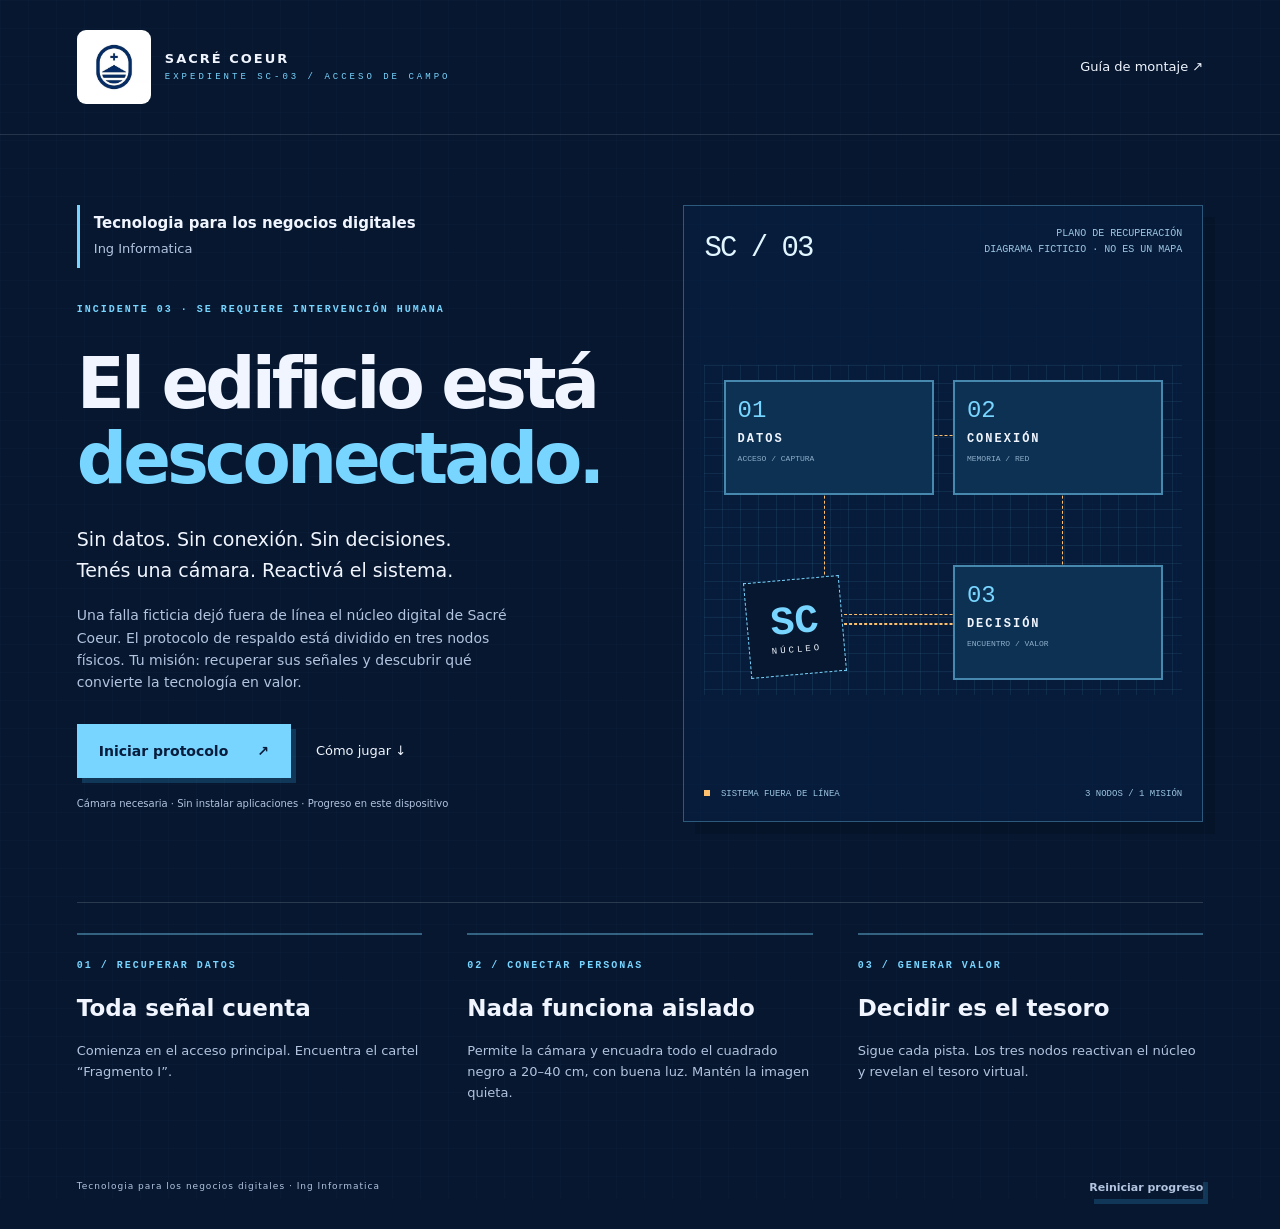
<file: index.html>
<!doctype html><html lang="es"><meta charset="utf-8"><meta name="viewport" content="width=device-width,initial-scale=1,viewport-fit=cover"><title>Expediente SC-03 · El edificio desconectado</title><link rel="stylesheet" href="style.css"><body>
<div class="grain"></div><header><a class="brand" href="./"><span class="logo-wrap"><img src="assets/ucu.jpg" alt="Logo de la Universidad Católica del Uruguay" width="68" height="68"></span><span>SACRÉ COEUR <small>EXPEDIENTE SC-03 / ACCESO DE CAMPO</small></span></a><a href="montaje.html">Guía de montaje ↗</a></header>
<main><section class="intro"><div class="academic"><strong>Tecnologia para los negocios digitales</strong><span>Ing Informatica</span></div><span class="tag">INCIDENTE 03 · SE REQUIERE INTERVENCIÓN HUMANA</span><h1>El edificio está<br><em>desconectado.</em></h1><p class="lead">Sin datos. Sin conexión. Sin decisiones.<br>Tenés una cámara. Reactivá el sistema.</p><p>Una falla ficticia dejó fuera de línea el núcleo digital de Sacré Coeur. El protocolo de respaldo está dividido en tres nodos físicos. Tu misión: recuperar sus señales y descubrir qué convierte la tecnología en valor.</p><div class="actions"><button id="start">Iniciar protocolo <span>↗</span></button><a href="#como">Cómo jugar ↓</a></div><p class="fine">Cámara necesaria · Sin instalar aplicaciones · Progreso en este dispositivo</p></section><section class="art blueprint" aria-label="Plano ficticio del núcleo digital SC-03"><div class="plan-top"><span>SC / 03</span><span>PLANO DE RECUPERACIÓN<br>DIAGRAMA FICTICIO · NO ES UN MAPA</span></div><div class="floorplan"><div class="room r1"><span>01</span><b>DATOS</b><small>ACCESO / CAPTURA</small></div><div class="room r2"><span>02</span><b>CONEXIÓN</b><small>MEMORIA / RED</small></div><div class="room r3"><span>03</span><b>DECISIÓN</b><small>ENCUENTRO / VALOR</small></div><div class="core"><span>SC</span><b>NÚCLEO</b></div><div class="route route1"></div><div class="route route2"></div><span class="scanline"></span></div><div class="plan-bottom"><span><i></i> SISTEMA FUERA DE LÍNEA</span><span>3 NODOS / 1 MISIÓN</span></div></section>
<section id="como" class="steps"><article><b>01 / RECUPERAR DATOS</b><h2>Toda señal cuenta</h2><p>Comienza en el acceso principal. Encuentra el cartel “Fragmento I”.</p></article><article><b>02 / CONECTAR PERSONAS</b><h2>Nada funciona aislado</h2><p>Permite la cámara y encuadra todo el cuadrado negro a 20–40 cm, con buena luz. Mantén la imagen quieta.</p></article><article><b>03 / GENERAR VALOR</b><h2>Decidir es el tesoro</h2><p>Sigue cada pista. Los tres nodos reactivan el núcleo y revelan el tesoro virtual.</p></article></section></main>
<div id="play" hidden><div class="hud"><button id="close" class="secondary">← Salir</button><b id="progress">0 / 3 fragmentos</b><span id="clock">00:00</span></div><div id="scene"></div><div class="reticle" aria-hidden="true"></div><div class="clue" aria-live="polite"><span class="tag" id="status">BUSCANDO SEÑALES</span><h2 id="clueTitle">El primer fragmento</h2><p id="clueText">Busca el marcador I en el acceso principal.</p><div id="dots">○ ○ ○</div></div></div>
<dialog id="win"><span class="tag">PROTOCOLO SC-03 · SISTEMA RESTAURADO</span><div class="heart">⌘</div><h2>Datos + personas.<br><em>Valor real.</em></h2><p>Recuperaste el núcleo SC-03. La tecnología genera valor cuando conecta datos y personas para tomar mejores decisiones. Ese es el tesoro de los negocios digitales.</p><b id="result"></b><p>Equipo de verificación: misión cumplida.</p><button id="finish">Volver al inicio</button></dialog><footer>Tecnologia para los negocios digitales · Ing Informatica <button class="link" id="reset">Reiniciar progreso</button></footer><script src="game.js"></script></body></html>
</file>
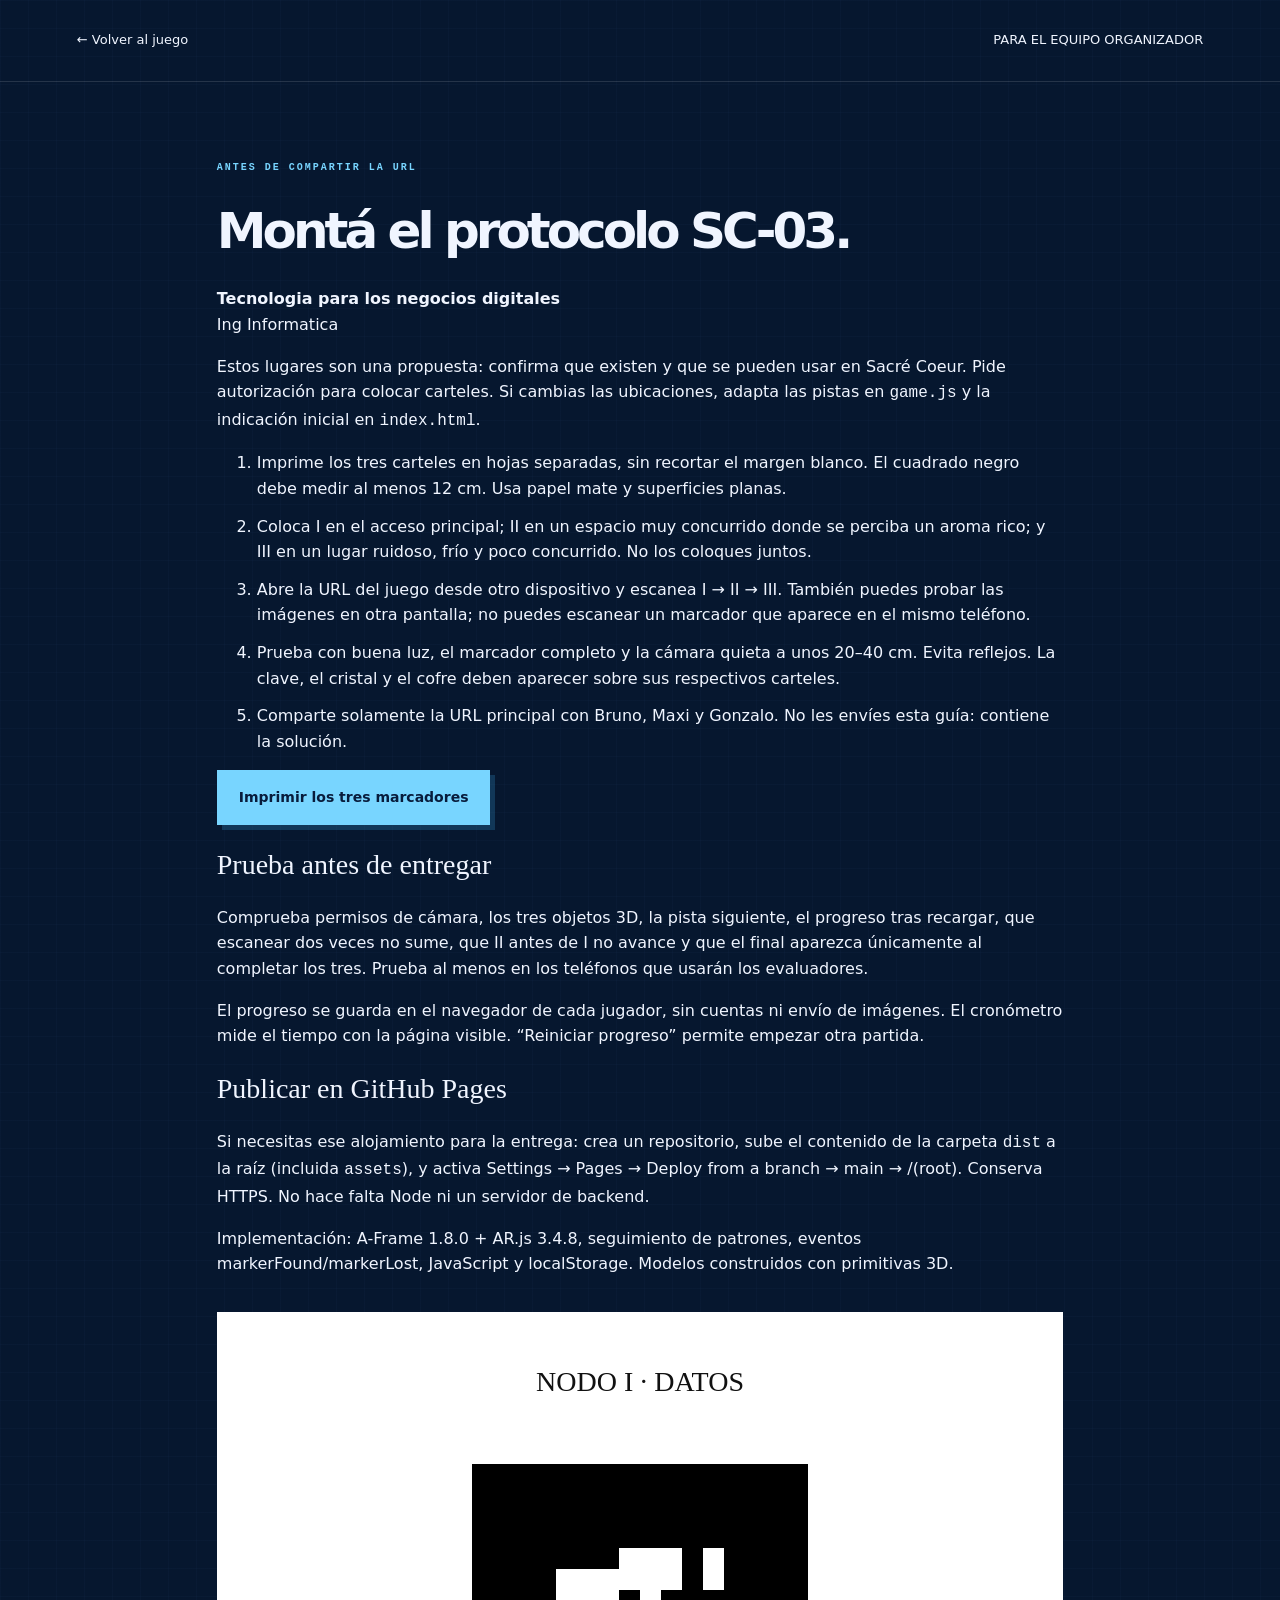
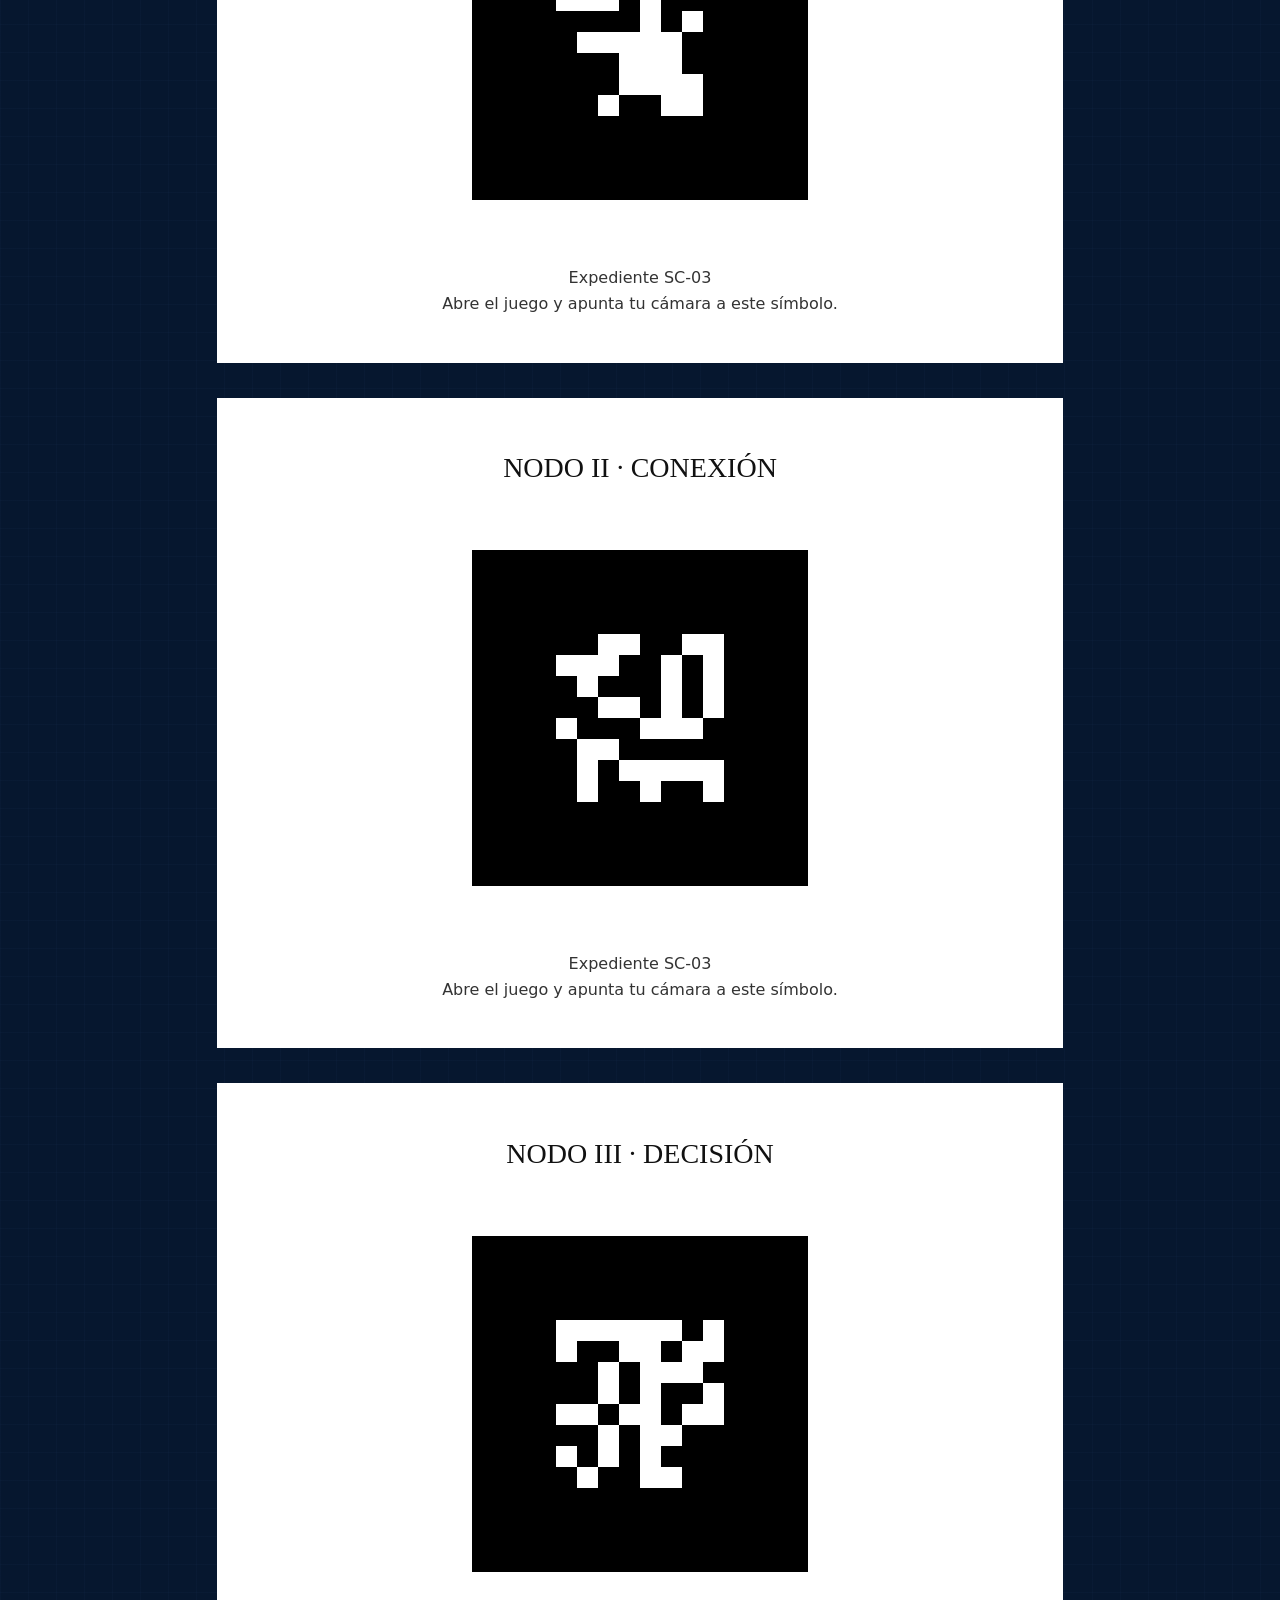
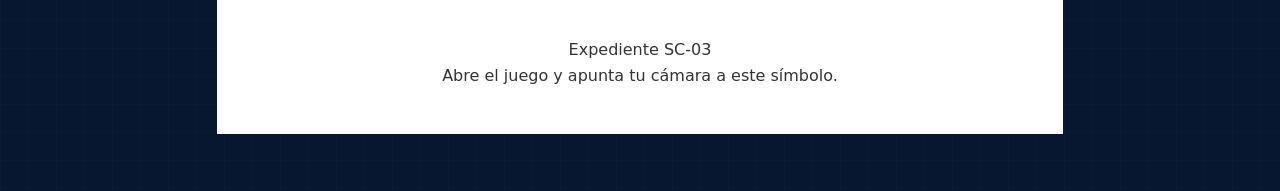
<file: montaje.html>
<!doctype html><html lang="es"><meta charset="utf-8"><meta name="viewport" content="width=device-width,initial-scale=1"><title>Montaje · Sacré Coeur</title><link rel="stylesheet" href="style.css"><style>main{display:block;max-width:1000px}h1{font-size:clamp(32px,7vw,50px)}.marker{background:white;color:#111;margin:35px 0;padding:30px;text-align:center;break-after:page}.marker img{width:min(100%,420px)}.marker p{color:#333}li{margin:12px 0}@media(max-width:700px){main{padding:28px 5%}.marker{margin:20px 0;padding:15px}.marker img{display:block;max-width:100%;height:auto;margin:auto}.guide button{width:100%;max-width:360px}}@media print{header,.guide,footer,.no-print{display:none}body,main{background:white;color:black;margin:0;padding:0}.marker{margin:0;padding:15mm}.marker img{width:140mm}h2{font-size:24pt}}</style><header><a href="./">← Volver al juego</a><span>PARA EL EQUIPO ORGANIZADOR</span></header><main><div class="guide"><span class="tag">ANTES DE COMPARTIR LA URL</span><h1>Montá el protocolo SC-03.</h1><p><strong>Tecnologia para los negocios digitales</strong><br>Ing Informatica</p><p>Estos lugares son una propuesta: confirma que existen y que se pueden usar en Sacré Coeur. Pide autorización para colocar carteles. Si cambias las ubicaciones, adapta las pistas en <code>game.js</code> y la indicación inicial en <code>index.html</code>.</p><ol><li>Imprime los tres carteles en hojas separadas, sin recortar el margen blanco. El cuadrado negro debe medir al menos 12 cm. Usa papel mate y superficies planas.</li><li>Coloca I en el acceso principal; II en un espacio muy concurrido donde se perciba un aroma rico; y III en un lugar ruidoso, frío y poco concurrido. No los coloques juntos.</li><li>Abre la URL del juego desde otro dispositivo y escanea I → II → III. También puedes probar las imágenes en otra pantalla; no puedes escanear un marcador que aparece en el mismo teléfono.</li><li>Prueba con buena luz, el marcador completo y la cámara quieta a unos 20–40 cm. Evita reflejos. La clave, el cristal y el cofre deben aparecer sobre sus respectivos carteles.</li><li>Comparte solamente la URL principal con Bruno, Maxi y Gonzalo. No les envíes esta guía: contiene la solución.</li></ol><button onclick="print()">Imprimir los tres marcadores</button><h2>Prueba antes de entregar</h2><p>Comprueba permisos de cámara, los tres objetos 3D, la pista siguiente, el progreso tras recargar, que escanear dos veces no sume, que II antes de I no avance y que el final aparezca únicamente al completar los tres. Prueba al menos en los teléfonos que usarán los evaluadores.</p><p>El progreso se guarda en el navegador de cada jugador, sin cuentas ni envío de imágenes. El cronómetro mide el tiempo con la página visible. “Reiniciar progreso” permite empezar otra partida.</p><h2>Publicar en GitHub Pages</h2><p>Si necesitas ese alojamiento para la entrega: crea un repositorio, sube el contenido de la carpeta <code>dist</code> a la raíz (incluida <code>assets</code>), y activa Settings → Pages → Deploy from a branch → main → /(root). Conserva HTTPS. No hace falta Node ni un servidor de backend.</p><p>Implementación: A-Frame 1.8.0 + AR.js 3.4.8, seguimiento de patrones, eventos markerFound/markerLost, JavaScript y localStorage. Modelos construidos con primitivas 3D.</p></div>
<section class="marker"><h2>NODO I · DATOS</h2><img src="assets/fragmento0.png" alt="Marcador AR del fragmento I"><p>Expediente SC-03<br>Abre el juego y apunta tu cámara a este símbolo.</p></section><section class="marker"><h2>NODO II · CONEXIÓN</h2><img src="assets/fragmento1.png" alt="Marcador AR del fragmento II"><p>Expediente SC-03<br>Abre el juego y apunta tu cámara a este símbolo.</p></section><section class="marker"><h2>NODO III · DECISIÓN</h2><img src="assets/fragmento2.png" alt="Marcador AR del fragmento III"><p>Expediente SC-03<br>Abre el juego y apunta tu cámara a este símbolo.</p></section></main></html>
</file>
<file: style.css>
:root{--bg:#071b3a;--ink:#f0f5ff;--muted:#b2c4e0;--gold:#78d5ff}*{box-sizing:border-box}body{margin:0;background:var(--bg);color:var(--ink);font:16px/1.6 system-ui,sans-serif}a{color:inherit;text-decoration:none}header{padding:30px 6%;display:flex;justify-content:space-between;align-items:center;border-bottom:1px solid #ffffff20;font-size:13px}.brand{font-weight:750;letter-spacing:2px}.brand small{display:block;font-size:9px;font-weight:400;letter-spacing:3px;color:var(--gold)}main{max-width:1350px;margin:auto;display:grid;grid-template-columns:1.1fr 1fr;padding:70px 6% 30px;gap:35px}.tag{font-size:10px;letter-spacing:2px;color:var(--gold);font-weight:bold}h1{font:clamp(54px,6.5vw,92px)/1.06 Georgia,serif;letter-spacing:-3px;margin:28px 0}h1 em{color:var(--gold);font-weight:400}.intro>p{max-width:440px;color:var(--muted);font-size:14px}.intro .lead{color:var(--ink);font-size:20px}.actions{display:flex;align-items:center;gap:25px;margin-top:30px;font-size:13px}button{font:inherit;font-size:14px;background:var(--gold);color:#081c3c;border:0;padding:16px 22px;cursor:pointer;border-radius:4px;font-weight:650}button:hover{filter:brightness(1.12)}button span{padding-left:24px}.fine{font-size:10px!important;margin-top:18px}.art{position:relative;min-height:470px;display:grid;place-items:center;overflow:hidden;background:radial-gradient(ellipse,#2867bd66,transparent 70%)}.orbit{position:absolute;width:350px;height:350px;border:1px solid #dfbe7b44;border-radius:50%}.o2{width:420px;height:420px;border-style:dashed}.diamond{border:1px solid var(--gold);width:205px;height:205px;transform:rotate(45deg);display:grid;place-items:center;background:#dfbe7b08;box-shadow:0 0 70px #dfbe7b15}.diamond span{font-size:150px;line-height:1;color:var(--gold);transform:rotate(-45deg)}.north{position:absolute;top:15px;font:15px Georgia;color:var(--gold)}.coord{position:absolute;bottom:0;left:0;font:10px/2 monospace;letter-spacing:1px;color:var(--muted)}.artlabel{position:absolute;right:0;bottom:0;text-align:right;font:10px/2 monospace;color:var(--gold)}.steps{grid-column:1/-1;display:grid;grid-template-columns:repeat(3,1fr);gap:45px;border-top:1px solid #ffffff25;padding-top:30px;margin-top:45px}.steps b{font-size:10px;letter-spacing:2px;color:var(--gold)}h2{font:28px/1.2 Georgia,serif}.steps p{color:var(--muted);font-size:13px}footer{margin:30px 6%;display:flex;justify-content:space-between;font-size:9px;letter-spacing:1px;color:var(--muted)}.link{padding:0;background:none;color:var(--muted);font-size:11px}#play{position:fixed;inset:0;z-index:20;background:transparent}body.playing>header,body.playing>main,body.playing>footer{visibility:hidden}body.playing{background:transparent;overflow:hidden}#scene{position:absolute;inset:0;z-index:-1}.hud{position:absolute;top:env(safe-area-inset-top,0);left:0;right:0;padding:18px;display:flex;justify-content:space-between;align-items:center;background:#071b3aee;font-size:12px}.secondary{background:#ffffff18;color:white;padding:10px}.reticle{position:absolute;left:50%;top:42%;transform:translate(-50%,-50%);width:200px;height:200px;border:1px solid #dfbe7b99;border-radius:15px;pointer-events:none}.clue{position:absolute;bottom:15px;left:15px;right:15px;max-width:540px;margin:auto;background:#071b3af2;border:1px solid #dfbe7b55;padding:18px 22px;border-radius:12px}.clue h2{margin:8px 0}.clue p{font-size:14px;margin:8px 0}#dots{color:var(--gold);letter-spacing:12px}dialog{background:var(--bg);color:var(--ink);border:1px solid var(--gold);border-radius:18px;max-width:480px;text-align:center;padding:35px}dialog::backdrop{background:#000b}dialog h2{font-size:38px}dialog p{color:var(--muted);font-size:14px}.heart{font-size:65px;color:var(--gold);animation:pulse 1.5s infinite}@keyframes pulse{50%{transform:scale(1.1)}}[hidden]{display:none!important}a:focus-visible,button:focus-visible{outline:3px solid white;outline-offset:5px}@media(max-width:700px){header{padding:20px 6%}header>a:last-child{font-size:11px}main{grid-template-columns:1fr;padding-top:40px;gap:15px}h1{font-size:62px}.art{min-height:320px}.orbit{width:250px;height:250px}.o2{width:300px;height:300px}.diamond{width:155px;height:155px}.diamond span{font-size:115px}.steps{grid-template-columns:1fr;gap:15px;margin-top:30px}.steps article{border-bottom:1px solid #ffffff18}footer{gap:15px}.coord,.artlabel{font-size:8px}.actions{gap:20px}}

.brand{display:flex;align-items:center;gap:14px}.logo-wrap{display:flex;align-items:center;justify-content:center;background:#fff;border-radius:9px;padding:7px 10px;flex-shrink:0}.logo-wrap img{display:block;object-fit:contain}.academic{border-left:3px solid #6ba9ff;padding:8px 0 8px 14px;margin-bottom:26px}.academic strong{display:block;color:#f0f5ff;font-size:15px;line-height:1.45}.academic span{display:block;color:#b2c4e0;font-size:13px;margin-top:4px}@media(max-width:700px){.brand{gap:9px;font-size:12px}.brand small{font-size:8px;letter-spacing:1px}.logo-wrap{padding:5px 7px}.logo-wrap img{width:32px;height:43px}header{gap:12px}.academic strong{font-size:14px}footer{flex-wrap:wrap}}

#play{background:transparent}

/* Identidad SC-03: plano de recuperacion */
body{background-color:#06172f;background-image:linear-gradient(#79baff06 1px,transparent 1px),linear-gradient(90deg,#79baff06 1px,transparent 1px);background-size:28px 28px}.tag,.steps b,.brand small{font-family:monospace}h1{font-family:system-ui,sans-serif;font-weight:850;font-size:clamp(48px,5.5vw,76px);letter-spacing:-4px}h1 em{font-style:normal;font-weight:850;color:#78d5ff}.intro .lead{font-size:19px}button{border-radius:0;background:#78d5ff;box-shadow:5px 5px 0 #328dc844}.academic{border-color:#78d5ff}.blueprint{display:flex;flex-direction:column;justify-content:space-between;min-height:490px;padding:20px;border:1px solid #78d5ff55;background:#08234980;box-shadow:12px 12px 0 #0002}.plan-top,.plan-bottom{width:100%;display:flex;justify-content:space-between;font:10px/1.6 monospace;color:#9cc4e2;gap:10px}.plan-top>span:first-child{font-size:29px;color:#e1f6ff;letter-spacing:-2px}.plan-top>span:last-child{text-align:right}.floorplan{position:relative;width:100%;height:330px;background:linear-gradient(#78d5ff15 1px,transparent 1px),linear-gradient(90deg,#78d5ff15 1px,transparent 1px);background-size:18px 18px;overflow:hidden}.room{position:absolute;width:44%;height:115px;border:2px solid #78d5ff88;background:#0c3152;display:flex;flex-direction:column;padding:10px 12px;font-family:monospace;z-index:2}.room>span{font-size:24px;color:#78d5ff}.room b{font-size:12px;letter-spacing:2px}.room small{font-size:8px;color:#8faecb;margin-top:4px}.r1{top:15px;left:4%}.r2{top:15px;right:4%}.r3{bottom:15px;right:4%}.core{position:absolute;bottom:20px;left:9%;width:96px;height:96px;border:1px dashed #78d5ff;display:grid;place-content:center;text-align:center;background:#06172f;z-index:2;transform:rotate(-5deg)}.core span{font:bold 40px monospace;color:#78d5ff}.core b{font:9px monospace;letter-spacing:3px}.route{position:absolute;border:1px dashed #ffc06e;z-index:1}.route1{top:70px;left:25%;width:50%;height:180px}.route2{bottom:70px;left:25%;width:50%}.scanline{position:absolute;left:0;right:0;height:40px;top:-40px;background:linear-gradient(transparent,#78d5ff18);border-bottom:1px solid #78d5ff77;animation:sweep 7s linear infinite;z-index:3;pointer-events:none}.plan-bottom i{display:inline-block;width:6px;height:6px;background:#ffc06e;margin-right:5px}.plan-bottom{font-size:9px}.steps article{border-top:2px solid #78d5ff66;padding-top:15px}.steps h2{font-family:system-ui,sans-serif;font-weight:700;font-size:23px}.clue{border-radius:0;border-color:#78d5ff99}.heart{color:#78d5ff}dialog{border-color:#78d5ff;border-radius:0}dialog h2 em{color:#78d5ff}footer{line-height:2}@keyframes sweep{to{top:100%}}@media(prefers-reduced-motion:reduce){*,*::before,*::after{animation:none!important;scroll-behavior:auto!important}}@media(max-width:700px){h1{font-size:50px;letter-spacing:-3px}.blueprint{min-height:410px;padding:15px}.floorplan{height:300px}.room{padding:8px}.room b{font-size:10px;letter-spacing:1px}.room small{font-size:7px}.core{left:8%;width:78px;height:78px}.r3{bottom:10px}.plan-bottom{font-size:8px}}

/* Logo UCU: JPEG local, proporciones cuadradas y fondo blanco. */
.logo-wrap{padding:3px;background:#fff;min-width:74px;min-height:74px}.logo-wrap img{width:68px;height:68px;max-width:none;object-fit:contain;visibility:visible;opacity:1}@media(max-width:700px){.logo-wrap{min-width:58px;min-height:58px;padding:3px}.logo-wrap img{width:52px;height:52px}.brand small{max-width:160px;line-height:1.5}}

body.playing{background:#06172f}#scene{z-index:0}#arjs-video{z-index:0!important;object-fit:contain}#scene canvas{z-index:1!important;object-fit:contain;background:transparent!important}.hud,.reticle,.clue{z-index:2}

html{background:#06172f}

/* ===== Ajustes responsive (celular + camara AR) ===== */
/* Evita barras horizontales cuando el titulo y el plano se hacen angostos. */
html,body{max-width:100%;overflow-x:clip}
main>*,.intro,.steps,.steps article{min-width:0}
button{touch-action:manipulation}

/* La camara real de AR.js esta fuera de #play; no taparla con fondos opacos. */
body.playing{overflow:hidden;overscroll-behavior:none}
#play{height:100vh;height:100dvh;overflow:hidden;background:transparent;isolation:isolate}
#scene{inset:0;z-index:0;pointer-events:none}
#scene a-scene{background:transparent!important}
#arjs-video{position:fixed!important;max-width:none!important;max-height:none!important;object-fit:cover!important;pointer-events:none;z-index:0!important}
#scene canvas{position:fixed!important;max-width:none!important;max-height:none!important;display:block;pointer-events:none;background:transparent!important;z-index:1!important}
.hud,.clue{z-index:4}
.reticle{z-index:3}

@media(max-width:900px){
  main{grid-template-columns:minmax(0,1fr);max-width:750px;gap:30px;padding-top:40px}
  .art{min-height:380px}
  .steps{grid-template-columns:repeat(3,minmax(0,1fr));gap:20px;margin-top:4px}
}
@media(max-width:700px){
  header{padding:16px 5%;gap:12px;flex-wrap:wrap}
  .brand{flex:1 1 185px;min-width:0;font-size:12px;letter-spacing:1px}
  .brand>span:last-child{min-width:0;overflow-wrap:anywhere}
  .brand small{letter-spacing:0.5px;font-size:8px}
  header>a:last-child{margin-left:auto;flex-shrink:0}
  .logo-wrap{min-width:54px;min-height:54px}
  .logo-wrap img{width:48px;height:48px}
  main{width:100%;padding:32px 5% 20px;gap:24px}
  h1{font-size:clamp(35px,9.5vw,54px);letter-spacing:-.055em;line-height:1.08;overflow-wrap:anywhere;margin:20px 0}
  .academic{margin-bottom:22px}
  .intro .lead{font-size:clamp(16px,4.5vw,19px)}
  .intro>p{max-width:100%}
  .actions{flex-wrap:wrap;gap:14px 20px;margin-top:24px}
  .actions button{min-height:48px}
  .blueprint{min-height:355px;width:100%;padding:12px}
  .floorplan{height:270px}
  .room{height:104px}
  .steps{grid-template-columns:minmax(0,1fr);gap:12px;margin-top:6px;padding-top:22px}
  .steps article{padding:12px 0}
  .steps h2{margin:10px 0;font-size:21px}
  footer{margin:20px 5%;gap:12px;align-items:center}
  .hud{top:0;min-height:64px;padding:calc(12px + env(safe-area-inset-top,0px)) 12px 12px;gap:8px;font-size:11px;background:linear-gradient(#06172ff5,#06172fdc)}
  .hud .secondary{padding:10px 12px;min-height:44px;box-shadow:none;white-space:nowrap}
  #progress,#clock{white-space:nowrap}
  .reticle{top:43%;width:min(45vw,180px);height:auto;aspect-ratio:1}
  .clue{left:10px;right:10px;bottom:calc(10px + env(safe-area-inset-bottom,0px));padding:12px 14px;max-width:540px;max-height:36dvh;overflow-y:auto}
  .clue h2{font-size:clamp(20px,5.5vw,26px);margin:6px 0}
  .clue p{font-size:13px;line-height:1.45;margin:5px 0}
  .clue .tag{font-size:9px;letter-spacing:1px}
  #dots{letter-spacing:8px}
  dialog{width:calc(100% - 24px);max-height:calc(100dvh - 36px);overflow-y:auto;padding:24px 18px}
  dialog h2{font-size:clamp(25px,7vw,36px)}
}
@media(max-width:380px){
  .brand{flex-basis:100%}
  header>a:last-child{margin-left:0}
  .actions button{width:100%}
  .blueprint{min-height:335px}
  .floorplan{height:250px}
  .plan-top>span:first-child{white-space:nowrap;font-size:25px}
  .plan-top>span:last-child{font-size:8px}
  .room{height:93px;padding:7px}
  .room>span{font-size:19px}
  .room small{font-size:7px}
  .core{width:68px;height:68px;left:7%;bottom:14px}
  .core span{font-size:30px}
  .route1{height:145px}
  .plan-top,.plan-bottom{font-size:8px}
  .hud{font-size:10px;padding-inline:8px}
  .hud .secondary{padding:10px 9px}
  .clue{padding:10px 12px}
}
/* En telefono horizontal dejar libre el centro para leer el marcador. */
@media(max-height:480px) and (orientation:landscape){
  .hud{padding:calc(5px + env(safe-area-inset-top,0px)) 12px 5px;min-height:46px}
  .hud .secondary{min-height:36px;padding:7px 12px}
  .reticle{left:38%;top:55%;width:min(30vh,145px)}
  .clue{left:auto;right:calc(8px + env(safe-area-inset-right,0px));bottom:8px;width:42vw;max-height:calc(100dvh - 60px);padding:8px 12px}
  .clue h2{font-size:18px}
  .clue p{font-size:12px}
}
</file>
